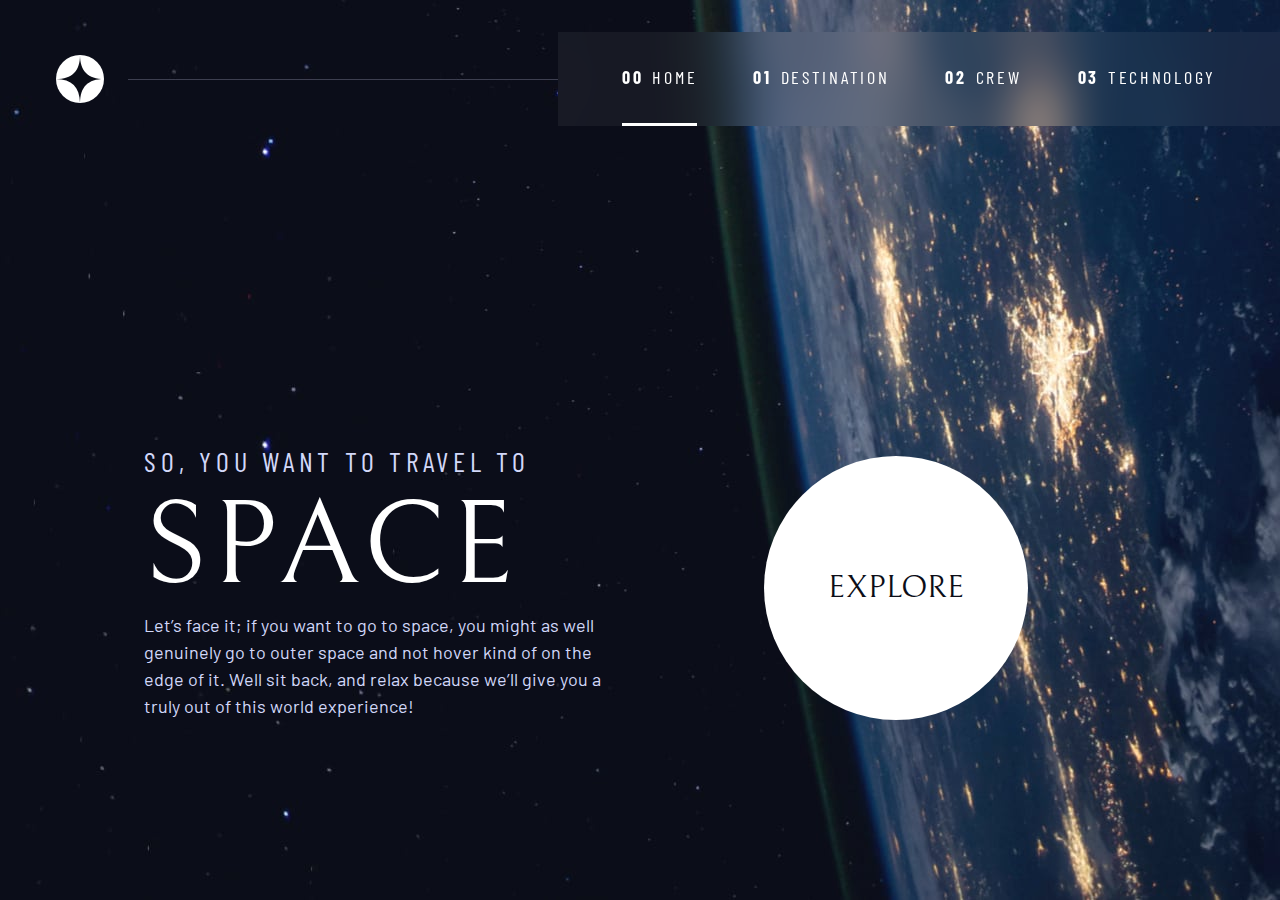
<file: starter-code/index.html>
<!DOCTYPE html>
<html lang="en">

<head>
	<meta charset="UTF-8">
	<meta name="viewport" content="width=device-width, initial-scale=1.0">

	<link rel="icon" type="image/png" sizes="32x32" href="./assets/favicon-32x32.png">

	<link rel="preconnect" href="https://fonts.googleapis.com">
	<link rel="preconnect" href="https://fonts.gstatic.com" crossorigin>
	<link
		href="https://fonts.googleapis.com/css2?family=Barlow+Condensed:wght@400;700&family=Bellefair&family=Barlow:wght@400;700&display=swap"
		rel="stylesheet">
	<!-- Our custom css -->
	<link rel="stylesheet" href="./index.css">
	<title>Frontend Mentor | Space tourism website</title>
</head>

<body class="home">
	<a class="skip-to-content" href="#main">Skip to content</a>
	<header class="primary-header flex">
		<div>
			<img src="./assets/shared/logo.svg" alt="space tourism logo" class="logo">
		</div>
		<button class="mobile-nav-toggle" aria-controls="primary-navigation" aria-expanded="false"><span class="sr-only">Menu</span></button>
		<nav>
			<ul data-visible='false' id = "primary-navigation" class="primary-navigation underline-indicators flex">
				<li class="active"><a class='ff-sans-cond uppercase text-white letter-spacing-2'
						href="index.html"><span aria-hidden="true">00</span>Home</a></li>
				<li><a class='ff-sans-cond uppercase text-white letter-spacing-2'
						href="destination.html"><span aria-hidden="true">01</span>Destination</a></li>
				<li><a class='ff-sans-cond uppercase text-white letter-spacing-2' href="crew.html"><span aria-hidden="true">02</span>Crew</a>
				</li>
				<li><a class='ff-sans-cond uppercase text-white letter-spacing-2'
						href="technology.html"><span aria-hidden="true">03</span>Technology</a></li>
			</ul>
		</nav>
		<!-- my ::after is here -->
	</header>

		<main id="main" class="grid-container grid-container-home">
			<div>
				<h1 class="text-accent fs-500 ff-sans-cond uppercase letter-spacing-1">So, you want to travel to
					<span class="fs-900 ff-serif text-white d-block">Space</span>
				</h1>
				<p>Let’s face it; if you want to go to space, you might as well genuinely go to
					outer space and not hover kind of on the edge of it. Well sit back, and relax
					because we’ll give you a truly out of this world experience!
				</p>
			</div>
			<div>
				<a href="destination.html" class="large-btn uppercase ff-serif bg-white text-dark">Explore</a>
			</div>
		</main>
	<script src="navigation.js" defer></script>
</body>

</html>
</file>
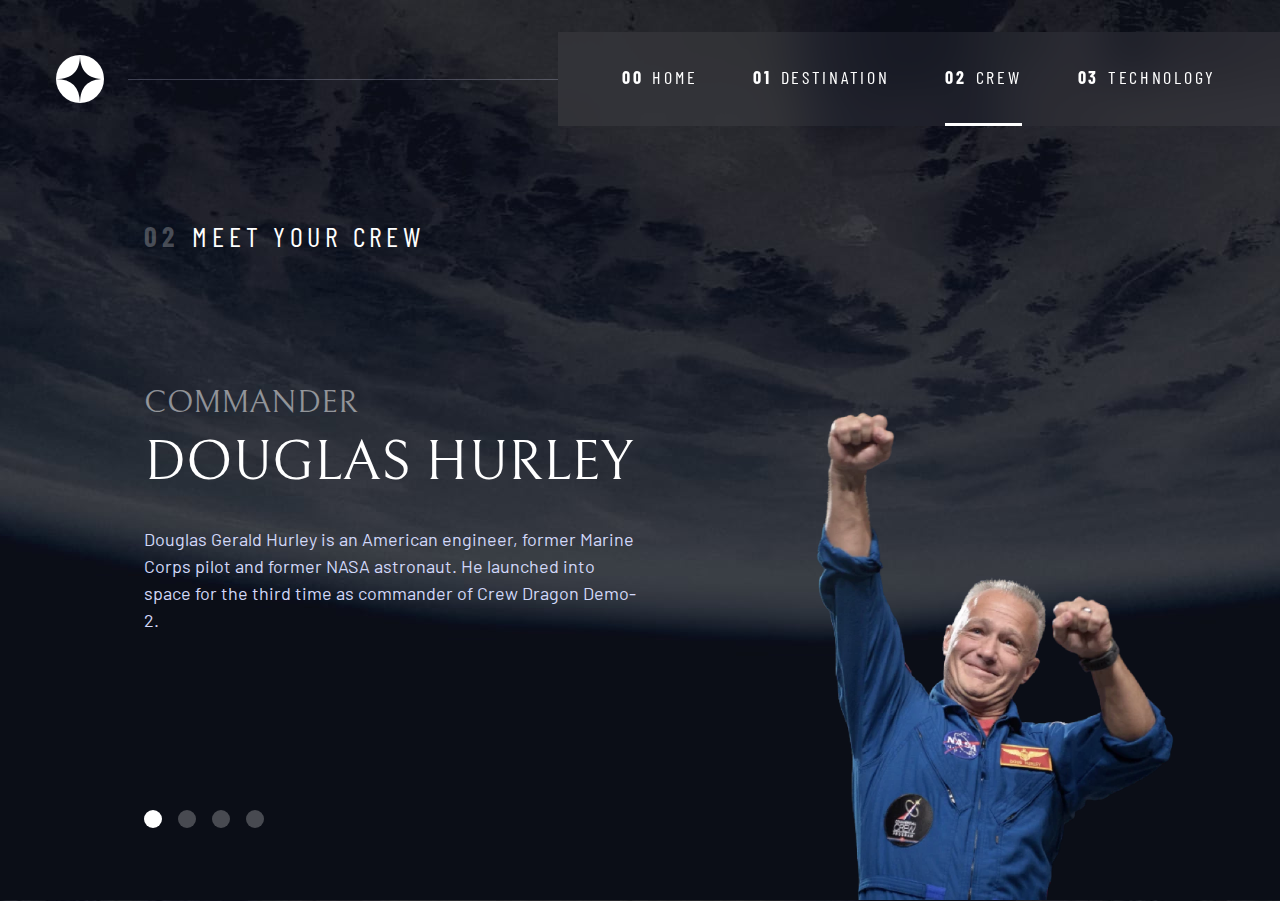
<file: starter-code/crew.html>
<!DOCTYPE html>
<html lang="en">

<head>
	<meta charset="UTF-8">
	<meta name="viewport" content="width=device-width, initial-scale=1.0">

	<link rel="icon" type="image/png" sizes="32x32" href="./assets/favicon-32x32.png">

	<link rel="preconnect" href="https://fonts.googleapis.com">
	<link rel="preconnect" href="https://fonts.gstatic.com" crossorigin>
	<link
		href="https://fonts.googleapis.com/css2?family=Barlow+Condensed:wght@400;700&family=Bellefair&family=Barlow:wght@400;700&display=swap"
		rel="stylesheet">
	<!-- Our custom css -->
	<link rel="stylesheet" href="./index.css">
	<title>Frontend Mentor | Space tourism website</title>
</head>

<body class="crew">
	<a class="skip-to-content" href="#main">Skip to content</a>
	<header class="primary-header flex">
		<div>
			<img src="./assets/shared/logo.svg" alt="space tourism logo" class="logo">
		</div>
		<button class="mobile-nav-toggle" aria-controls="primary-navigation" aria-expanded="false"><span
				class="sr-only">Menu</span></button>
		<nav>
			<ul data-visible='false' id="primary-navigation" class="primary-navigation underline-indicators flex">
				<li><a class='ff-sans-cond uppercase text-white letter-spacing-2' href="index.html"><span
							aria-hidden="true">00</span>Home</a></li>
				<li><a class='ff-sans-cond uppercase text-white letter-spacing-2' href="destination.html"><span
							aria-hidden="true">01</span>Destination</a></li>
				<li class="active"><a class='ff-sans-cond uppercase text-white letter-spacing-2' href="crew.html"><span
							aria-hidden="true">02</span>Crew</a>
				</li>
				<li><a class='ff-sans-cond uppercase text-white letter-spacing-2' href="technology.html"><span
							aria-hidden="true">03</span>Technology</a></li>
			</ul>
		</nav>
		<!-- my ::after is here -->
	</header>

	<main id="main" class="grid-container grid-container-crew flow">

		<h1 class="numbered-title"><span aria-hidden="true">02</span>Meet your crew</h1>
		
		<div class="dot-indicators flex" role="tablist">
			<button data-image="commander-image" aria-selected="true" role="tab" aria-controls="commander" tabindex="0"><span class="sr-only">The commander</span></button>
			<button data-image="specialist-image" aria-selected="false" role="tab" aria-controls="specialist" tabindex="-1"><span class="sr-only">The mission specialist</span></button>
			<button data-image="pilot-image" aria-selected="false" role="tab" aria-controls="pilot" tabindex="-1"><span class="sr-only">The pilot</span></button>
			<button data-image="engineer-image" aria-selected="false" role="tab" aria-controls="engineer" tabindex="-1"><span class="sr-only">The crew engineer</span></button>
		</div>

		<!-- commander -->
		<article class="crew-details flow" id = "commander" role="tabpanel" tabindex="0">
			<div class="flow flow-space-small">	
				<h2 class="fs-600 ff-serif uppercase">Commander</h2>
				<p class="fs-700 uppercase ff-serif">Douglas Hurley</p>
			</div>
			<p>Douglas Gerald Hurley is an American engineer, former Marine Corps pilot
				and former NASA astronaut. He launched into space for the third time as
				commander of Crew Dragon Demo-2.</p>
		</article>
		<!-- mission specialist -->
		<article class="crew-details flow" id="specialist" role="tabpanel" hidden tabindex="-1">
			<div class="flow flow-space-small">	
				<h2 class="fs-600 ff-serif uppercase">Mission Specialist</h2>
				<p class="fs-700 uppercase ff-serif">Mark Shuttleworth</p>
			</div>
			<p>Mark Richard Shuttleworth is the founder and CEO of Canonical, the company behind 
				the Linux-based Ubuntu operating system. Shuttleworth became the first South 
				African to travel to space as a space tourist.</p>
		</article>
		<!-- pilot -->
		<article class="crew-details flow" id="pilot" role="tabpanel" hidden tabindex="-1">
			<div class="flow flow-space-small">	
				<h2 class="fs-600 ff-serif uppercase">Pilot</h2>
				<p class="fs-700 uppercase ff-serif">  Victor Glover</p>
			</div>
			<p>Pilot on the first operational flight of the SpaceX Crew Dragon to the 
				International Space Station. Glover is a commander in the U.S. Navy where 
				he pilots an F/A-18.He was a crew member of Expedition 64, and served as a 
				station systems flight engineer. </p>
		</article>
		<!-- crew engineer -->
		<article class="crew-details flow" id="engineer" role="tabpanel" hidden tabindex="-1">
			<div class="flow flow-space-small">	
				<h2 class="fs-600 ff-serif uppercase">Flight Engineer</h2>
				<p class="fs-700 uppercase ff-serif">Anousheh Ansari</p>
			</div>
			<p>Anousheh Ansari is an Iranian American engineer and co-founder of Prodea Systems. 
				Ansari was the fourth self-funded space tourist, the first self-funded woman to 
				fly to the ISS, and the first Iranian in space.</p>
		</article>
			
			
		<picture id="commander-image">
			<source srcset="assets/crew/image-douglas-hurley.webp" type="image/webp">
			<img src="assets/crew/image-douglas-hurley.png" alt="Douglas Hurley">
		</picture>
		<picture class="sr-only" id="specialist-image">
			<source srcset="assets/crew/image-mark-shuttleworth.webp" type="image/webp">
			<img src="assets/crew/image-mark-shuttleworth.png" alt="Douglas Hurley">
		</picture>
		<picture class="sr-only" id="pilot-image">
			<source srcset="assets/crew/image-victor-glover.webp" type="image/webp">
			<img src="assets/crew/image-victor-glover.png" alt="Douglas Hurley">
		</picture>
		<picture class="sr-only" id="engineer-image">
			<source srcset="assets/crew/image-anousheh-ansari.webp" type="image/webp">
			<img src="assets/crew/image-anousheh-ansari.png" alt="Douglas Hurley">
		</picture>
	</main>

	<script src="navigation.js" defer></script>
	<script src="tabs.js" defer></script>
</body>

</html>
</file>
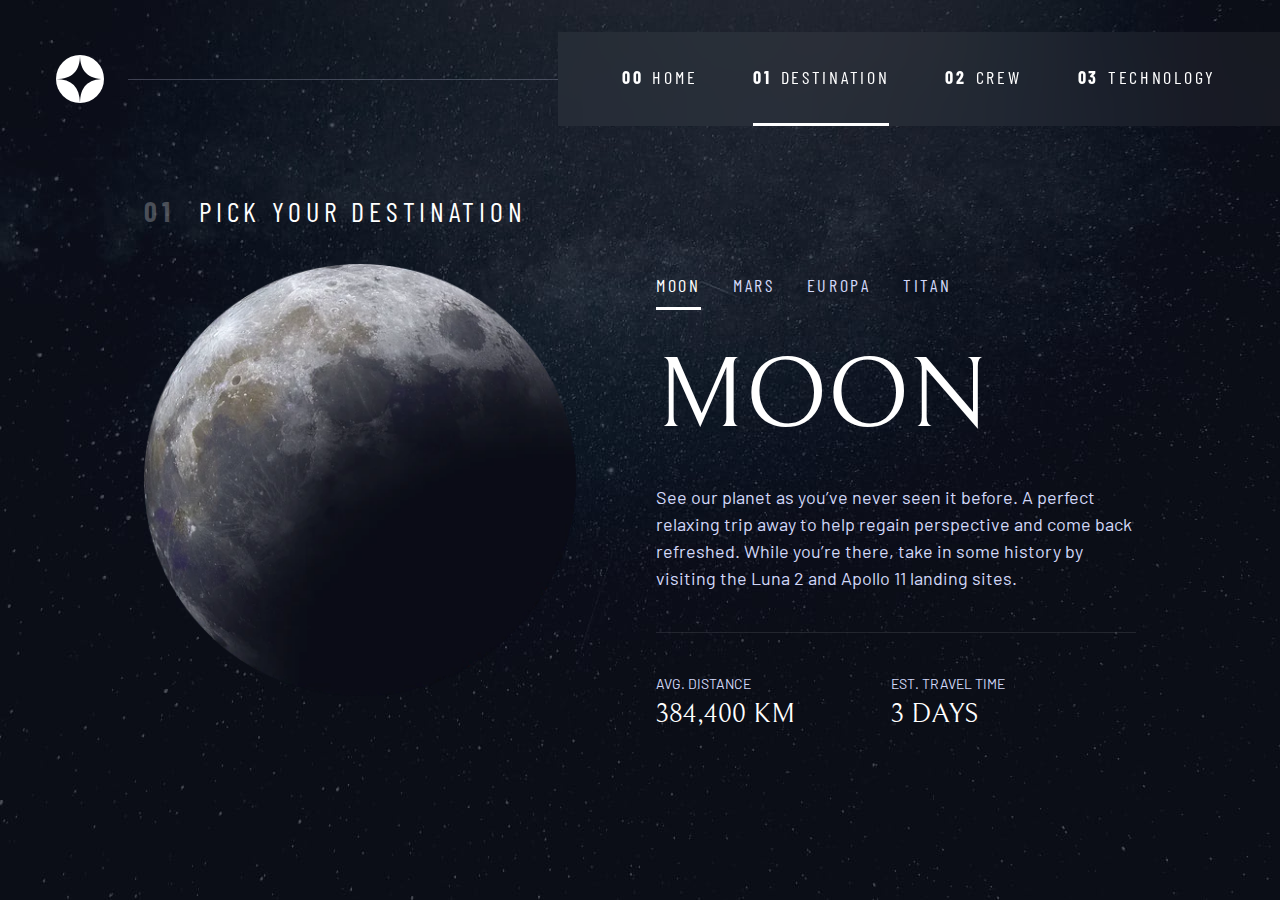
<file: starter-code/destination.html>
<!DOCTYPE html>
<html lang="en">

<head>
	<meta charset="UTF-8">
	<meta name="viewport" content="width=device-width, initial-scale=1.0">

	<link rel="icon" type="image/png" sizes="32x32" href="./assets/favicon-32x32.png">

	<link rel="preconnect" href="https://fonts.googleapis.com">
	<link rel="preconnect" href="https://fonts.gstatic.com" crossorigin>
	<link
		href="https://fonts.googleapis.com/css2?family=Barlow+Condensed:wght@400;700&family=Bellefair&family=Barlow:wght@400;700&display=swap"
		rel="stylesheet">
	<!-- Our custom css -->
	<link rel="stylesheet" href="./index.css">
	<title>Frontend Mentor | Space tourism website</title>
</head>

<body class="destination">
	<a class="skip-to-content" href="#main">Skip to content</a>
	<header class="primary-header flex">
		<div>
			<img src="./assets/shared/logo.svg" alt="space tourism logo" class="logo">
		</div>
		<button class="mobile-nav-toggle" aria-controls="primary-navigation" aria-expanded="false"><span
				class="sr-only">Menu</span></button>
		<nav>
			<ul data-visible='false' id="primary-navigation" class="primary-navigation underline-indicators flex">
				<li><a class='ff-sans-cond uppercase text-white letter-spacing-2' href="index.html"><span
							aria-hidden="true">00</span>Home</a></li>
				<li class="active"><a class='ff-sans-cond uppercase text-white letter-spacing-2' href="destination.html"><span
							aria-hidden="true">01</span>Destination</a></li>
				<li><a class='ff-sans-cond uppercase text-white letter-spacing-2' href="crew.html"><span
							aria-hidden="true">02</span>Crew</a>
				</li>
				<li><a class='ff-sans-cond uppercase text-white letter-spacing-2' href="technology.html"><span
							aria-hidden="true">03</span>Technology</a></li>
			</ul>
		</nav>
		<!-- my ::after is here -->
	</header>

	<main id="main" class="grid-container grid-container-destination flow">

		<h1 class="numbered-title"><span aria-hidden="true">01</span> Pick your destination</h1>
	
		
		<picture id="moon-image">
			<source srcset="assets/destination/image-moon.webp" type="image/webp">
			<img src="assets/destination/image-moon.png" alt="the moon">
		 </picture>
		 <picture class="sr-only"id="mars-image">
			<source srcset="assets/destination/image-mars.webp" type="image/webp">
			<img src="assets/destination/image-mars.png" alt="the mars">
		 </picture>
		 <picture class="sr-only"id="europa-image">
			<source srcset="assets/destination/image-europa.webp" type="image/webp">
			<img src="assets/destination/image-europa.png" alt="the europa">
		 </picture>
		 <picture class="sr-only"id="titan-image">
			<source srcset="assets/destination/image-titan.webp" type="image/webp">
			<img src="assets/destination/image-titan.png" alt="the titan">
		 </picture>
		 </div>


	    <div class="tab-list underline-indicators flex" role="tablist" aria-label="destination list">
			<button aria-selected="true" role="tab" aria-controls="moon-tab" data-image="moon-image" class="uppercase ff-sans-cond text-accent letter-spacing-2" tabindex="0">Moon</button>
			<button aria-selected="false" role="tab" aria-controls="mars-tab" data-image="mars-image" class="uppercase ff-sans-cond text-accent letter-spacing-2" tabindex="-1">Mars</button>
			<button aria-selected="false" role="tab" aria-controls="europa-tab" data-image="europa-image" class="uppercase ff-sans-cond text-accent letter-spacing-2" tabindex="-1">Europa</button>
			<button aria-selected="false" role="tab" aria-controls="titan-tab" data-image="titan-image" class="uppercase ff-sans-cond text-accent letter-spacing-2" tabindex="-1">Titan</button>
	  </div>

		  <!-- The moon -->
		  <article class="destination-info flow" id="moon-tab" tabindex="0" role="tabpanel">
			<h2 class="fs-800 uppercase ff-serif">Moon</h2>
	
			<p>See our planet as you’ve never seen it before. A perfect relaxing trip away to help 
			regain perspective and come back refreshed. While you’re there, take in some history 
			by visiting the Luna 2 and Apollo 11 landing sites.</p>
			
			<div class="destination-meta flex">
			  <div>
				 <h3 class="text-accent fs-200 uppercase">Avg. distance</h3>
				 <p class="ff-serif uppercase">384,400 km</p>
			  </div>
			  <div>
				 <h3 class="text-accent fs-200 uppercase">Est. travel time</h3>
				 <p class="ff-serif uppercase">3 days</p>
			  </div>
			</div>
		 </article>
		 
		 <!-- Mars -->
		 <article hidden class="destination-info flow" id="mars-tab" tabindex="0" role="tabpanel">
			<h2 class="fs-800 uppercase ff-serif">Mars</h2>
	
			<p>Don’t forget to pack your hiking boots. You’ll need them to tackle Olympus Mons, 
	  the tallest planetary mountain in our solar system. It’s two and a half times 
	  the size of Everest!</p>
			
			<div class="destination-meta flex">
			  <div>
				 <h3 class="text-accent fs-200 uppercase">Avg. distance</h3>
				 <p class="ff-serif uppercase">225 mil. km</p>
			  </div>
			  <div>
				 <h3 class="text-accent fs-200 uppercase">Est. travel time</h3>
				 <p class="ff-serif uppercase">9 months</p>
			  </div>
			</div>
		 </article>
		 
		 <!-- Europa -->
		 <article hidden class="destination-info flow" id="europa-tab" tabindex="0" role="tabpanel">
			<h2 class="fs-800 uppercase ff-serif">Europa</h2>
	
			<p>The smallest of the four Galilean moons orbiting Jupiter, Europa is a 
	  winter lover’s dream. With an icy surface, it’s perfect for a bit of 
	  ice skating, curling, hockey, or simple relaxation in your snug 
	  wintery cabin.</p>
			<div class="destination-meta flex">
			  <div>
				 <h3 class="text-accent fs-200 uppercase">Avg. distance</h3>
				 <p class="ff-serif uppercase">628 mil. km</p>
			  </div>
			  <div>
				 <h3 class="text-accent fs-200 uppercase">Est. travel time</h3>
				 <p class="ff-serif uppercase">3 years</p>
			  </div>
			</div>
		 </article>
		 
		 <!-- Titan -->
		 <article hidden class="destination-info flow" id="titan-tab" tabindex="0" role="tabpanel">
			<h2 class="fs-800 uppercase ff-serif">Titan</h2>
	
			<p>The only moon known to have a dense atmosphere other than Earth, Titan 
	  is a home away from home (just a few hundred degrees colder!). As a 
	  bonus, you get striking views of the Rings of Saturn.</p>
			
			<div class="destination-meta flex">
			  <div>
				 <h3 class="text-accent fs-200 uppercase">Avg. distance</h3>
				 <p class="ff-serif uppercase">1.6 bil. km</p>
			  </div>
			  <div>
				 <h3 class="text-accent fs-200 uppercase">Est. travel time</h3>
				 <p class="ff-serif uppercase">7 years</p>
			  </div>
			</div>
		 </article>
	</main>


	<script src="./navigation.js" defer></script>
	<script src="./tabs.js" defer></script>
</body>

</html>
</file>
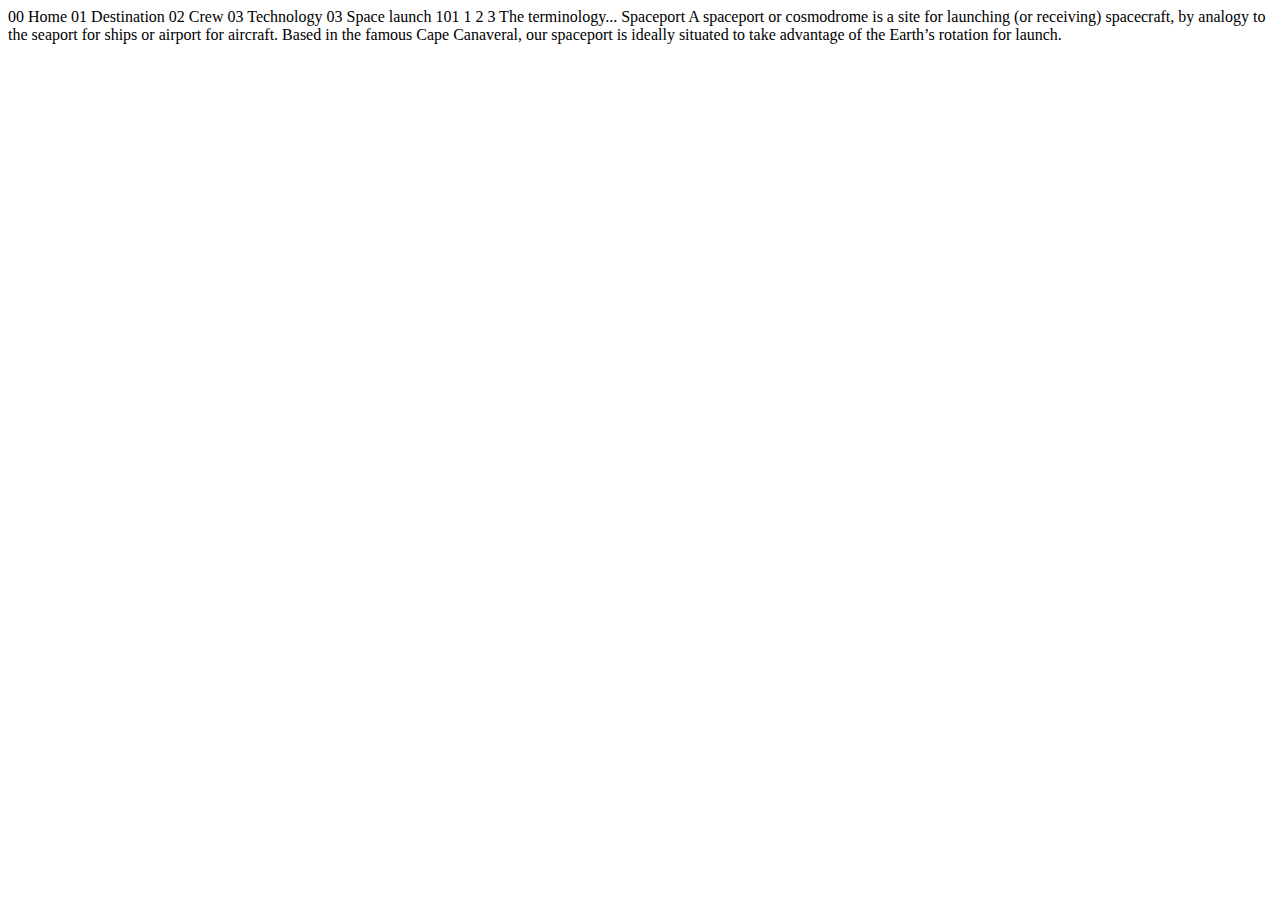
<file: starter-code/technology-spaceport.html>
<!DOCTYPE html>
<html lang="en">
<head>
  <meta charset="UTF-8">
  <meta name="viewport" content="width=device-width, initial-scale=1.0">

  <link rel="icon" type="image/png" sizes="32x32" href="./assets/favicon-32x32.png">
  
  <title>Frontend Mentor | Space tourism website</title>
</head>
<body>

  00 Home
  01 Destination
  02 Crew
  03 Technology

  03 Space launch 101

  1
  2
  3

  The terminology...
  Spaceport

  A spaceport or cosmodrome is a site for launching (or receiving) spacecraft, 
  by analogy to the seaport for ships or airport for aircraft. Based in the 
  famous Cape Canaveral, our spaceport is ideally situated to take advantage 
  of the Earth’s rotation for launch.
</body>
</html>
</file>
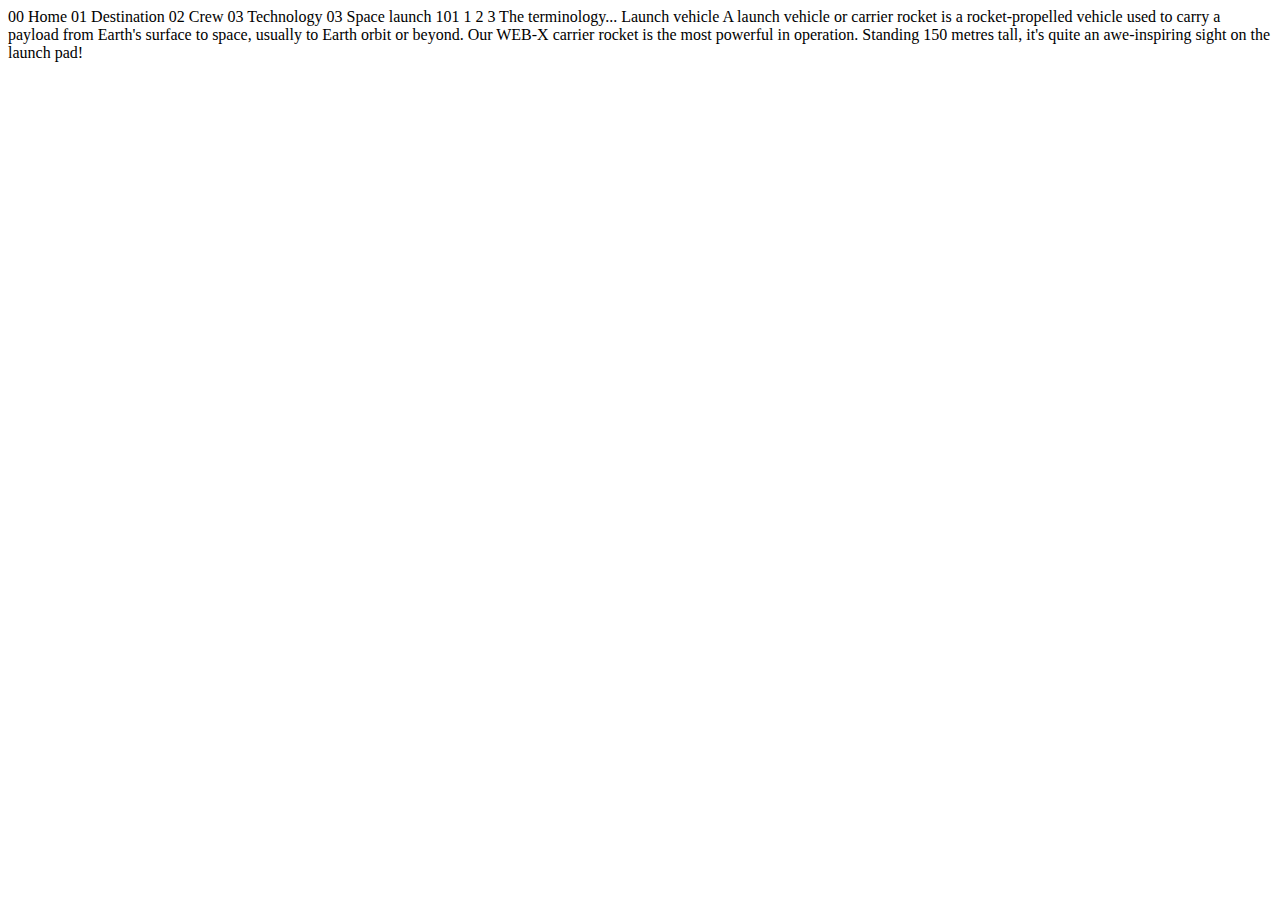
<file: starter-code/technology-vehicle.html>
<!DOCTYPE html>
<html lang="en">
<head>
  <meta charset="UTF-8">
  <meta name="viewport" content="width=device-width, initial-scale=1.0">

  <link rel="icon" type="image/png" sizes="32x32" href="./assets/favicon-32x32.png">
  
  <title>Frontend Mentor | Space tourism website</title>
</head>
<body>

  00 Home
  01 Destination
  02 Crew
  03 Technology

  03 Space launch 101

  1
  2
  3

  The terminology...
  Launch vehicle

  A launch vehicle or carrier rocket is a rocket-propelled vehicle used to carry a 
  payload from Earth's surface to space, usually to Earth orbit or beyond. Our 
  WEB-X carrier rocket is the most powerful in operation. Standing 150 metres tall, 
  it's quite an awe-inspiring sight on the launch pad!
</body>
</html>
</file>
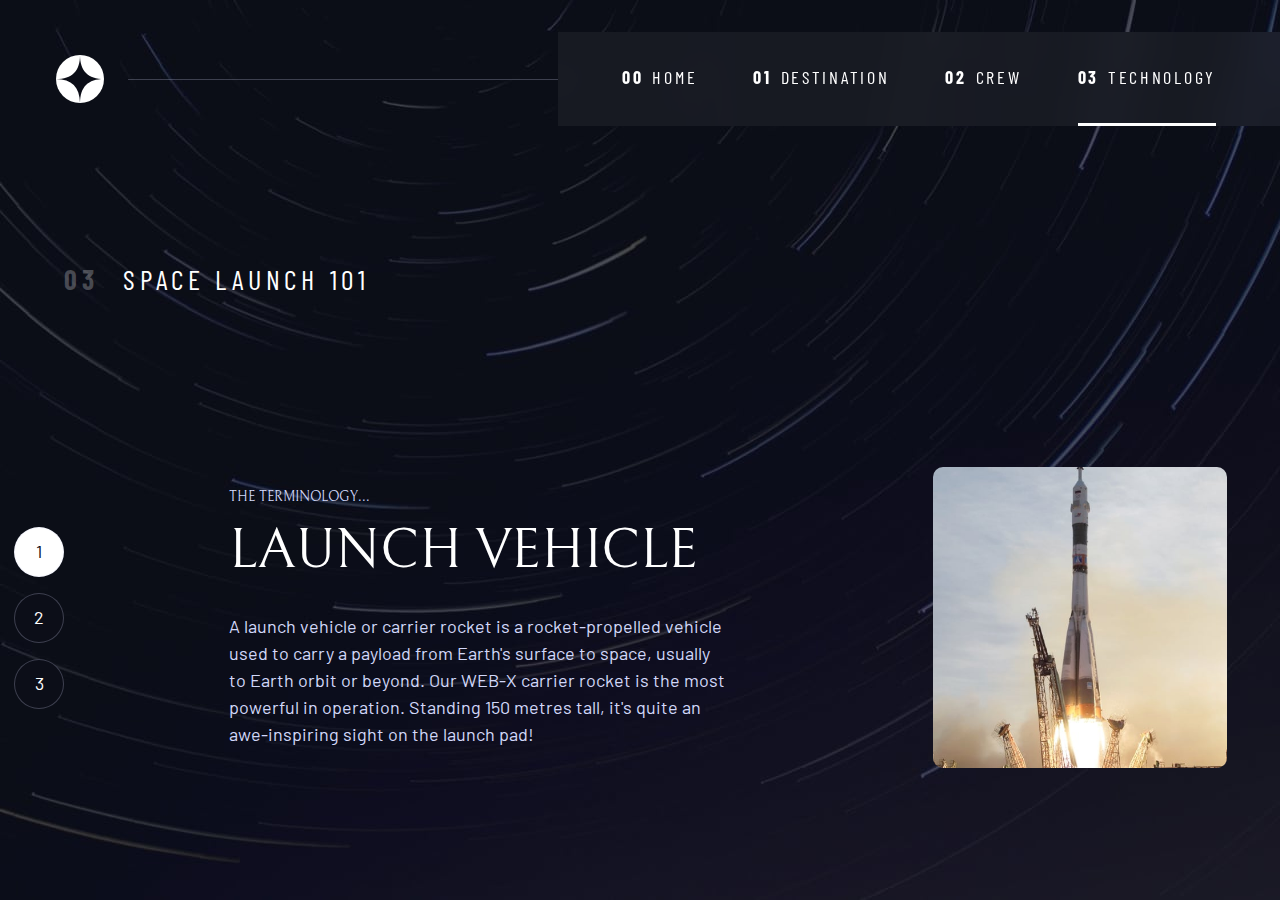
<file: starter-code/technology.html>
<link rel="preconnect" href="https://fonts.gstatic.com" crossorigin>
<link
	href="https://fonts.googleapis.com/css2?family=Barlow+Condensed:wght@400;700&family=Bellefair&family=Barlow:wght@400;700&display=swap"
	rel="stylesheet">
<!-- Our custom css -->
<link rel="stylesheet" href="./index.css">
<title>Frontend Mentor | Space tourism website</title>
</head>

<body class="technology">
<a class="skip-to-content" href="#main">Skip to content</a>
<header class="primary-header flex">
	<div>
		<img src="./assets/shared/logo.svg" alt="space tourism logo" class="logo">
	</div>
	<button class="mobile-nav-toggle" aria-controls="primary-navigation" aria-expanded="false"><span
			class="sr-only">Menu</span></button>
	<nav>
		<ul data-visible='false' id="primary-navigation" class="primary-navigation underline-indicators flex">
			<li><a class='ff-sans-cond uppercase text-white letter-spacing-2' href="index.html"><span
						aria-hidden="true">00</span>Home</a></li>
			<li ><a class='ff-sans-cond uppercase text-white letter-spacing-2' href="destination.html"><span
						aria-hidden="true">01</span>Destination</a></li>
			<li><a class='ff-sans-cond uppercase text-white letter-spacing-2' href="crew.html"><span
						aria-hidden="true">02</span>Crew</a>
			</li>
			<li class="active"><a class='ff-sans-cond uppercase text-white letter-spacing-2' href="technology.html"><span
						aria-hidden="true">03</span>Technology</a></li>
		</ul>
	</nav>
	<!-- my ::after is here -->
</header>

<main id="main" class="grid-container grid-container-technology flow">

	<h1 class="numbered-title"><span aria-hidden="true">03</span> Space launch 101</h1>


	<picture id="vehicle-image">
		<img src="./assets/technology/image-launch-vehicle-portrait.jpg" alt="">
	</picture>
	<picture class="sr-only" id="spaceport-image">
		<img src="./assets/technology/image-spaceport-portrait.jpg" alt="">
	</picture>
	<picture class="sr-only" id="capsule-image">
		<img src="./assets/technology/image-space-capsule-portrait.jpg" alt="">
	</picture>

	<div class="number-indicators" role="tablist">
		<button data-image="vehicle-image" aria-selected="true" role="tab" aria-controls="vehicle" tabindex="0">1</button>
		<button data-image="spaceport-image" aria-selected="false" role="tab" aria-controls="spaceport" tabindex="-1">2</button>
		<button data-image="capsule-image" aria-selected="false" role="tab" aria-controls="capsule" tabindex="-1">3</button>
	</div>

	  <!--  Launch vehicle -->
	  <article class="technology-details flow" id = "vehicle" role="tabpanel" tabindex="-1">
		<div class="flow flow-space-small">	
			<h2 class="fs-200 ff-serif uppercase text-accent">The terminology...</h2>
			<p class="fs-700 uppercase ff-serif"> Launch vehicle</p>
		</div>
		<p>A launch vehicle or carrier rocket is a rocket-propelled vehicle used to carry a 
			payload from Earth's surface to space, usually to Earth orbit or beyond. Our 
			WEB-X carrier rocket is the most powerful in operation. Standing 150 metres tall, 
			it's quite an awe-inspiring sight on the launch pad!</p>
	</article>

	<!--  Spaceport -->

	  <article class="technology-details flow" id = "spaceport" role="tabpanel" tabindex="-1" hidden>
		<div class="flow flow-space-small">	
			<h2 class="fs-200 ff-serif uppercase text-accent">The terminology...</h2>
			<p class="fs-700 uppercase ff-serif"> Spaceport</p>
		</div>
		<p> A spaceport or cosmodrome is a site for launching (or receiving) spacecraft, 
			by analogy to the seaport for ships or airport for aircraft. Based in the 
			famous Cape Canaveral, our spaceport is ideally situated to take advantage 
			of the Earth’s rotation for launch.</p>
	</article>


	<!-- Space capsule -->
	  <article class="technology-details flow" id = "capsule" role="tabpanel" tabindex="-1" hidden>
		<div class="flow flow-space-small">	
			<h2 class="fs-200 ff-serif uppercase text-accent">The terminology...</h2>
			<p class="fs-700 uppercase ff-serif">  Space capsule</p>
		</div>
		<p>A space capsule is an often-crewed spacecraft that uses a blunt-body reentry 
			capsule to reenter the Earth's atmosphere without wings. Our capsule is where 
			you'll spend your time during the flight. It includes a space gym, cinema, 
			and plenty of other activities to keep you entertained.</p>
	</article>
  </main>

  <script src="./navigation.js" defer></script>
  <script src="./tabs.js" defer></script>
</body>
</html>
</file>
<file: starter-code/index.css>
/* -------------------- */
/* Custom properties    */
/* -------------------- */

:root {
	/* colors */
	--clr-dark: 230 35% 7%;
	--clr-light: 231 77% 90%;
	--clr-white: 0 0% 100%;
	/* font-sizes */
	--fs-900: clamp(5rem, 8vw + 1rem, 9.375rem);
	--fs-800: 3.5rem;
	--fs-700: 1.5rem;
	--fs-600: 1rem;
	--fs-500: 1rem;
	--fs-400: 0.9375rem;
	--fs-300: 1rem;
	--fs-200: 0.875rem;
	/* font-families */
	--ff-serif: "Bellefair", serif;
	--ff-sans-cond: "Barlow Condensed", sans-serif;
	--ff-sans-normal: "Barlow", sans-serif;
}

@media (min-width: 35em) {
	:root {
		--fs-800: 5rem;
		--fs-700: 2.5rem;
		--fs-600: 1.5rem;
		--fs-500: 1.25rem;
		--fs-400: 1rem;
	}
}

@media (min-width: 45em) {
	:root {
		/* font-sizes */
		--fs-800: 6.25rem;
		--fs-700: 3.5rem;
		--fs-600: 2rem;
		--fs-500: 1.75rem;
		--fs-400: 1.125rem;
	}
}

/* -------------------- */
/* Reset                */
/* -------------------- */

/* https://piccalil.li/blog/a-modern-css-reset */

/* Box Sizing */

*,
*::after,
*::before {
	box-sizing: border-box;
}

/* Reset margins */

body,
h1,
h2,
h3,
h4,
h5,
p,
figure,
picture {
	margin: 0;
}

h1,
h2,
h3,
h4,
h5,
h6,
p {
	font-weight: 400;
}

/* set up the body */
body {
	font-family: var(--ff-sans-normal);
	font-size: var(--fs-400);
	color: hsl(var(--clr-white));
	background-color: hsl(var(--clr-dark));
	line-height: 1.5;
	min-height: 100vh;

	display: grid;
	grid-template-rows: min-content 1fr;

	overflow-x: hidden;
}

/* male images easier to work with */
img,
picture {
	max-width: 100%;
	display: block;
}

/* make forms elements easier to work with */
input,
button,
textarea,
select {
	font: inherit;
}

/* remove animations for people who've turned then off */

@media (prefers-reduced-motion: reduce) {

	*,
	*::before,
	*::after {
		animation-duration: 0.01ms !important;
		animation-iteration-count: 1 !important;
		transition-duration: 0.01ms !important;
		scroll-behavior: auto !important;
	}
}


/* -------------------- */
/* Utility classes      */
/* -------------------- */

.flex {
	display: flex;
	gap: var(--gap, 1rem);
}

.grid {
	display: grid;
	gap: var(--gap, 1rem);
}

.d-block {
	display: block;
}

.flow>*:where(:not(:first-child)) {
	margin-top: var(--flow-space, 1rem);
	/* outline: 1px dashed darkcyan; */
}
.flow-space-small {
	--flow-space: .75rem;
}
/* ========================== */


/* grid container */
.container {
	padding-inline: 2em;
	margin-inline: auto;
	max-width: 80rem;
}


/* GRID ENDS */

/* ======================== */
.sr-only {
	position: absolute;
	width: 1px;
	height: 1px;
	padding: 0;
	margin: -1px;
	overflow: hidden;
	clip: rect(0, 0, 0, 0);
	white-space: nowrap;
	/* added line */
	border: 0;
}

.skip-to-content {
	position: absolute;
	z-index: 9999;
	background: hsl(var(--clr-white));
	color: hsl(var(--clr-dark));
	padding: .5em 1em;
	margin-inline: auto;
	transform: translateY(-100%);
	transition: transform 250ms ease-in;
}

.skip-to-content:focus {
	transform: translateY(0);
}

/* colors */

.bg-dark {
	background-color: hsl(var(--clr-dark))
}

.bg-accent {
	background-color: hsl(var(--clr-light))
}

.bg-white {
	background-color: hsl(var(--clr-white))
}

.text-dark {
	color: hsl(var(--clr-dark))
}

.text-accent {
	color: hsl(var(--clr-light))
}

.text-white {
	color: hsl(var(--clr-white))
}

/* typography */

.ff-serif {
	font-family: var(--ff-serif);
}

.ff-sans-cond {
	font-family: var(--ff-sans-cond);
}

.ff-sans-normal {
	font-family: var(--ff-sans-normal);
}

.letter-spacing-1 {
	letter-spacing: 4.75px;
}

.letter-spacing-2 {
	letter-spacing: 2.7px;
}

.letter-spacing-3 {
	letter-spacing: 2.35px;
}

.uppercase {
	text-transform: uppercase;
}

.fs-900 {
	font-size: var(--fs-900);
}

.fs-800 {
	font-size: var(--fs-800);
}

.fs-700 {
	font-size: var(--fs-700);
}

.fs-600 {
	font-size: var(--fs-600);
}

.fs-500 {
	font-size: var(--fs-500);
}

.fs-400 {
	font-size: var(--fs-400);
}

.fs-300 {
	font-size: var(--fs-300);
}

.fs-200 {
	font-size: var(--fs-200);
}


.fs-900,
.fs-800,
.fs-700,
.fs-600 {
	line-height: 1.1;
}

.numbered-title {
	text-transform: uppercase;
	font-family: var(--ff-sans-cond);
	font-size: var(--fs-500);
	letter-spacing: 4.72px;
}

.numbered-title span {
	margin-right: .5em;
	font-weight: 700;
	color: hsl(var(--clr-white) / .25);
}

/* -------------------- */
/* Components           */
/* -------------------- */

.large-btn {
	display: inline-grid;
	padding: 0 2em;
	z-index: 1;
	aspect-ratio: 1;
	place-items: center;
	text-decoration: none;
	border-radius: 50%;
	position: relative;
	font-size: 2rem;
}

.large-btn::after {
	content: '';
	position: absolute;
	z-index: -1;
	background: hsl(var(--clr-white) / .15);
	width: 100%;
	height: 100%;
	border-radius: 50%;
	opacity: 0;
	transition: opacity 500ms linear, transform 500ms ease-in-out;
}

.large-btn:hover::after,
.large-btn:focus::after {
	opacity: 1;
	transform: scale(1.5);
}

/* primary-header */

.logo {
	margin: 1.5rem clamp(1.5rem, 5vw, 3.5rem);
}

.primary-header {
	justify-content: space-between;
	align-items: center;
}

.primary-navigation {
	--gap: clamp(1.5rem, 5vw, 3.5rem);
	--underline-gap: 2rem;
	list-style: none;
	padding: 0;
	margin: 0;
	background: hsl(var(--clr-dark) / 0.95);
}

.primary-navigation a {
	text-decoration: none;
}

.primary-navigation a>span {
	font-weight: 700;
	margin-right: .5em;
}

@supports (backdrop-filter: blur(1.5rem)) {
	.primary-navigation {
		--gap: clamp(1.5rem, 5vw, 3.5rem);
		--underline-gap: 2rem;
		list-style: none;
		padding: 0;
		margin: 0;
		background: hsl(var(--clr-white) / 0.05);
		backdrop-filter: blur(1.5rem);
	}
}

.mobile-nav-toggle {
	display: none;
}

@media (max-width: 35rem) {
	.primary-navigation {
		--underline-gap: .5rem;
		position: fixed;
		z-index: 1000;
		inset: 0 0 0 30%;
		list-style: none;
		padding: min(20rem, 15vh) 2rem;
		margin: 0;
		flex-direction: column;
		transform: translateX(100%);
		transition: transform 500ms ease-in-out;
	}

	.primary-navigation[data-visible='true'] {
		transform: translateX(0);
	}

	.mobile-nav-toggle[aria-expanded='true'] {
		background-image: url(./assets/shared/icon-close.svg);

	}

	.primary-header.underline-indicators>.active {
		border: 0;
	}

	.mobile-nav-toggle {
		display: block;
		position: absolute;
		z-index: 2000;
		right: 1rem;
		top: 2rem;
		background: transparent;
		background-image: url(./assets/shared/icon-hamburger.svg);
		background-repeat: no-repeat;
		width: 1.5rem;
		aspect-ratio: 1;
		border: 0;
	}

	.primary-navigation.active {
		display: block;
	}

	.mobile-nav-toggle:focus-visible {
		outline: 5px solid white;
		outline-offset: 5px;
	}
}

@media (min-width:35em) {
	.primary-navigation {
		padding-inline: clamp(3rem, 5vw, 7rem);
	}
}

@media (min-width: 35em) and (max-width: 44.999em) {
	.primary-navigation a>span {
		display: none;
	}
}

@media (min-width: 45em) {

	.primary-header::after {
		content: '';
		display: block;
		position: relative;
		height: 1px;
		margin-right: -2.5rem;
		background: hsl(var(--clr-light) / .25);
		width: 100%;
		order: 1;
	}

	nav {
		order: 2;
	}

	.primary-navigation {
		margin-block: 2rem;
	}
}

/* ==================================== */

/* Hover effects and actives ===================== */
.underline-indicators>* {
	cursor: pointer;
	padding: var(--underline-gap, .5rem) 0;
	border: 0;
	border-bottom: .2rem solid hsl(var(--clr-white) / 0);
	background-color: transparent;
}

.underline-indicators>*:hover,
.underline-indicators>*:focus {
	border-color: hsl(var(--clr-white) / .5);
}

.underline-indicators>.active,
.underline-indicators>[aria-selected="true"] {
	color: hsl(var(--clr-white) / 1);
	border-color: hsl(var(--clr-white) / 1);
}

.tab-list {
	--gap: 2rem;
}

.dot-indicators>* {
	cursor: pointer;
	border: 0;
	border-radius: 50%;
	aspect-ratio: 1;
	padding: 0.5em;
	background-color: hsl(var(--clr-white) / .25);
}

.dot-indicators>*:hover,
.dot-indicators>*:focus {
	background-color: hsl(var(--clr-white) / .5);
}

.dot-indicators>[aria-selected="true"] {
	background-color: hsl(var(--clr-white) / 1);
}

.number-indicators button {
	cursor: pointer;
	border: 0;
	border-radius: 50%;
	height: 50px;
	width: 50px;
	padding: 0.5em;
	border: 1px solid hsl(var(--clr-light) / .25);
	background: hsl(var(--clr-dark));
	color: hsl(var(--clr-white));
	transition: border-color 200ms ease-in-out;
}

.number-indicators>*:hover,
.number-indicators>*:focus {
	border-color: hsl(var(--clr-white));
}

.number-indicators>[aria-selected="true"] {
	background: hsl(var(--clr-white));
	color: hsl(var(--clr-dark));
}

/* =============================== */

/* ------------------------*/
/* Page specific background*/
/* ------------------------*/


body {
	background-size: cover;
	background-position: bottom center;
}

/* home */
.home {
	background-image: url(./assets/home/background-home-mobile.jpg);
}

@media (min-width:35rem) {
	.home {
		background-position: center center;
		background-image: url(./assets/home/background-home-tablet.jpg);
	}
}

@media (min-width:45rem) {
	.home {
		background-image: url(./assets/home/background-home-desktop.jpg);
	}
}

/* destination */
.destination {
	background-image: url(./assets/destination/background-destination-mobile.jpg);
}

@media (min-width:35rem) {
	.destination {
		background-position: center center;
		background-image: url(./assets/destination/background-destination-tablet.jpg);
	}
}

@media (min-width:45rem) {
	.destination {
		background-image: url(./assets/destination/background-destination-desktop.jpg);
	}
}

/* crew */

.crew {
	background-image: url(./assets/crew/background-crew-mobile.jpg);
}

@media (min-width:35rem) {
	.crew {
		background-position: center center;
		background-image: url(./assets/crew/background-crew-tablet.jpg);
	}
}

@media (min-width:45rem) {
	.crew {
		background-image: url(./assets/crew/background-crew-desktop.jpg);
	}
}


/* technology */

.technology {
	background-image: url(./assets/technology/background-technology-mobile.jpg);
}

@media (min-width:35rem) {
	.technology {
		background-position: center center;
		background-image: url(./assets/technology/background-technology-tablet.jpg);
	}
}

@media (min-width:45rem) {
	.technology {
		background-image: url(./assets/technology/background-technology-desktop.jpg);
	}
}


/* ------------------------*/
/* Layout                  */
/* ------------------------*/


.grid-container {
	text-align: center;
	display: grid;
	place-items: center;
	padding-inline: 1rem;
	padding-bottom: 4rem;
}

.grid-container p:not([class]) {
	max-width: 50ch;
	color: hsl(var(--clr-light))
}

.numbered-title {
	grid-area: title;
}

/* destination layout */

.grid-container-destination {
	--flow-space: 2rem;
	grid-template-areas:
		'title'
		'image'
		'tabs'
		'content';
}

.grid-container-destination> picture {
	grid-area: image;
	max-width: 60%;
	align-self: start;
}


.grid-container-destination>.tab-list {
	grid-area: tabs;
}

.grid-container-destination>.destination-info {
	grid-area: content;
}

.destination-meta {
	border-top: 1px solid hsl(var(--clr-white) / .1);
	flex-direction: column;
	padding-top: 2.5rem;
	margin-top: 2.5rem;
}

.destination-meta p {
	font-size: 1.7rem;
}

/* crew layout */

.grid-container-crew {
	--flow-space: 2rem;
	grid-template-areas:
		'title'
		'tabs'
		'image'
		'content';
}

.grid-container-crew>picture {
	grid-area: image;
	max-width: 60%;
	border-bottom: 1px solid hsl(var(--clr-white) / .1);
}


.grid-container-crew> .dot-indicators {
	grid-area: tabs;
}

.grid-container-crew> .crew-details{
	grid-area: content;
}

.crew-details h2{
	color:hsl(var(--clr-white) / .5)
}

/* technology layout */

.grid-container-technology{
	--flow-space: 2rem;
	grid-template-areas:
		'title'
		'image'
		'tabs'
		'content';
}

.grid-container-technology>picture{
	grid-area: image;
}
.grid-container-technology>picture img{
	border-radius: 10px;
}

.grid-container-technology>.number-indicators{
	display: flex;
	gap: var(--gap, 1rem);
	grid-area:tabs;
}

.grid-container-technology>.technology-details{
	grid-area: content;
}

@media (min-width:35em) {
	.numbered-title {
		justify-self: start;
		margin-top: 2rem;
	}

	.destination-meta {
		flex-direction: row;
		justify-content: space-evenly;
	}
	.grid-container-crew {
		padding-bottom: 0;
		grid-template-areas:
			'title'
			'content'
			'tabs'
			'image'
	}
	
}

@media (min-width:45em) {
	.grid-container {
		text-align: left;
		column-gap: var(--container-gap, 2rem);
		grid-template-columns: minmax(1rem, 1fr) repeat(2, minmax(0, 30rem)) minmax(1rem, 1fr);
	}

	.grid-container-home {
		padding-bottom: max(6rem, 20vh);
		align-items: end;
	}

	.grid-container-home>*:first-child {
		grid-column: 2;
	}

	.grid-container-home>*:last-child {
		grid-column: 3;
	}

	.grid-container-destination {
		justify-items: start;
		align-content: start;
		grid-template-areas:
			'. title title .'
			'. image tabs .'
			'. image content .';
	}

	.grid-container-destination>picture{
		max-width: 90%;
	}

	.destination-meta {
		--gap: min(8vw, 6rem);
		justify-content: start;
	}
	.grid-container-crew {
		grid-template-columns: minmax(1rem, 1fr) minmax(0,40rem) minmax(0, 20rem) minmax(1rem, 1fr);
		justify-items: start;
		grid-template-areas:
			'. title title .'
			'. content image .'
			'. tabs image .';
	}

	.grid-container-crew > .dot-indicators{
		justify-self: start;
	}
	.grid-container-crew > picture{
		align-self: end;
		max-width: 80%;
		border:0;
		grid-column: span 2;
	}


	.grid-container-technology{
		justify-self: start;
		grid-template-columns: minmax(1rem, 1fr) minmax(0,50rem) minmax(0, 20rem) minmax(1rem, 1fr);
		grid-template-areas:
			'. title title .'
			' tabs content . image'
			;
	}

	.grid-container-technology>.number-indicators{
		margin-left:30px;
		display: grid;
		gap: var(--gap, 1rem);
	}
	.grid-container-technology>.technology-details{
		margin-left: 30px;
	}
	.grid-container-technology>picture{
		justify-items: flex-end;
		max-width: 80%;
		grid-column: span 2;

	}
}
/* 

[role="tab"]:focus {
	color:limegreen;
} */
</file>
